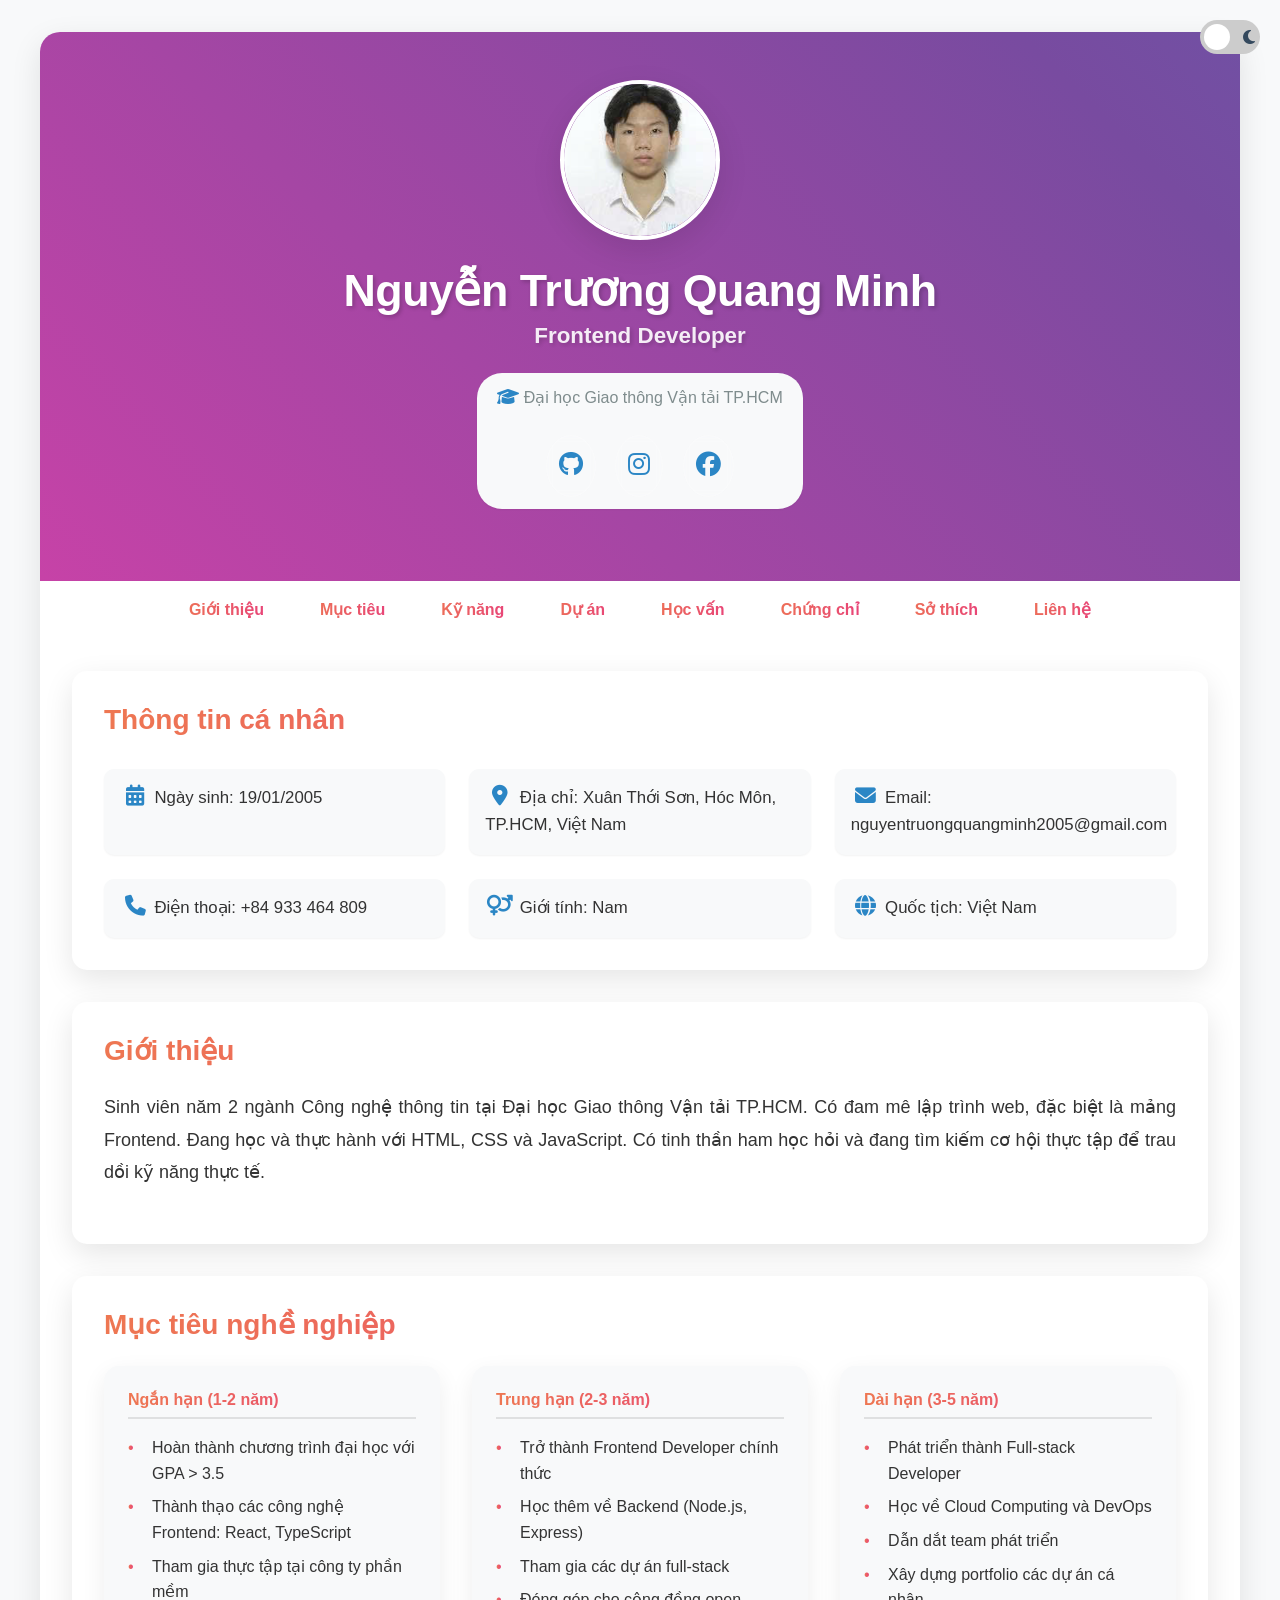
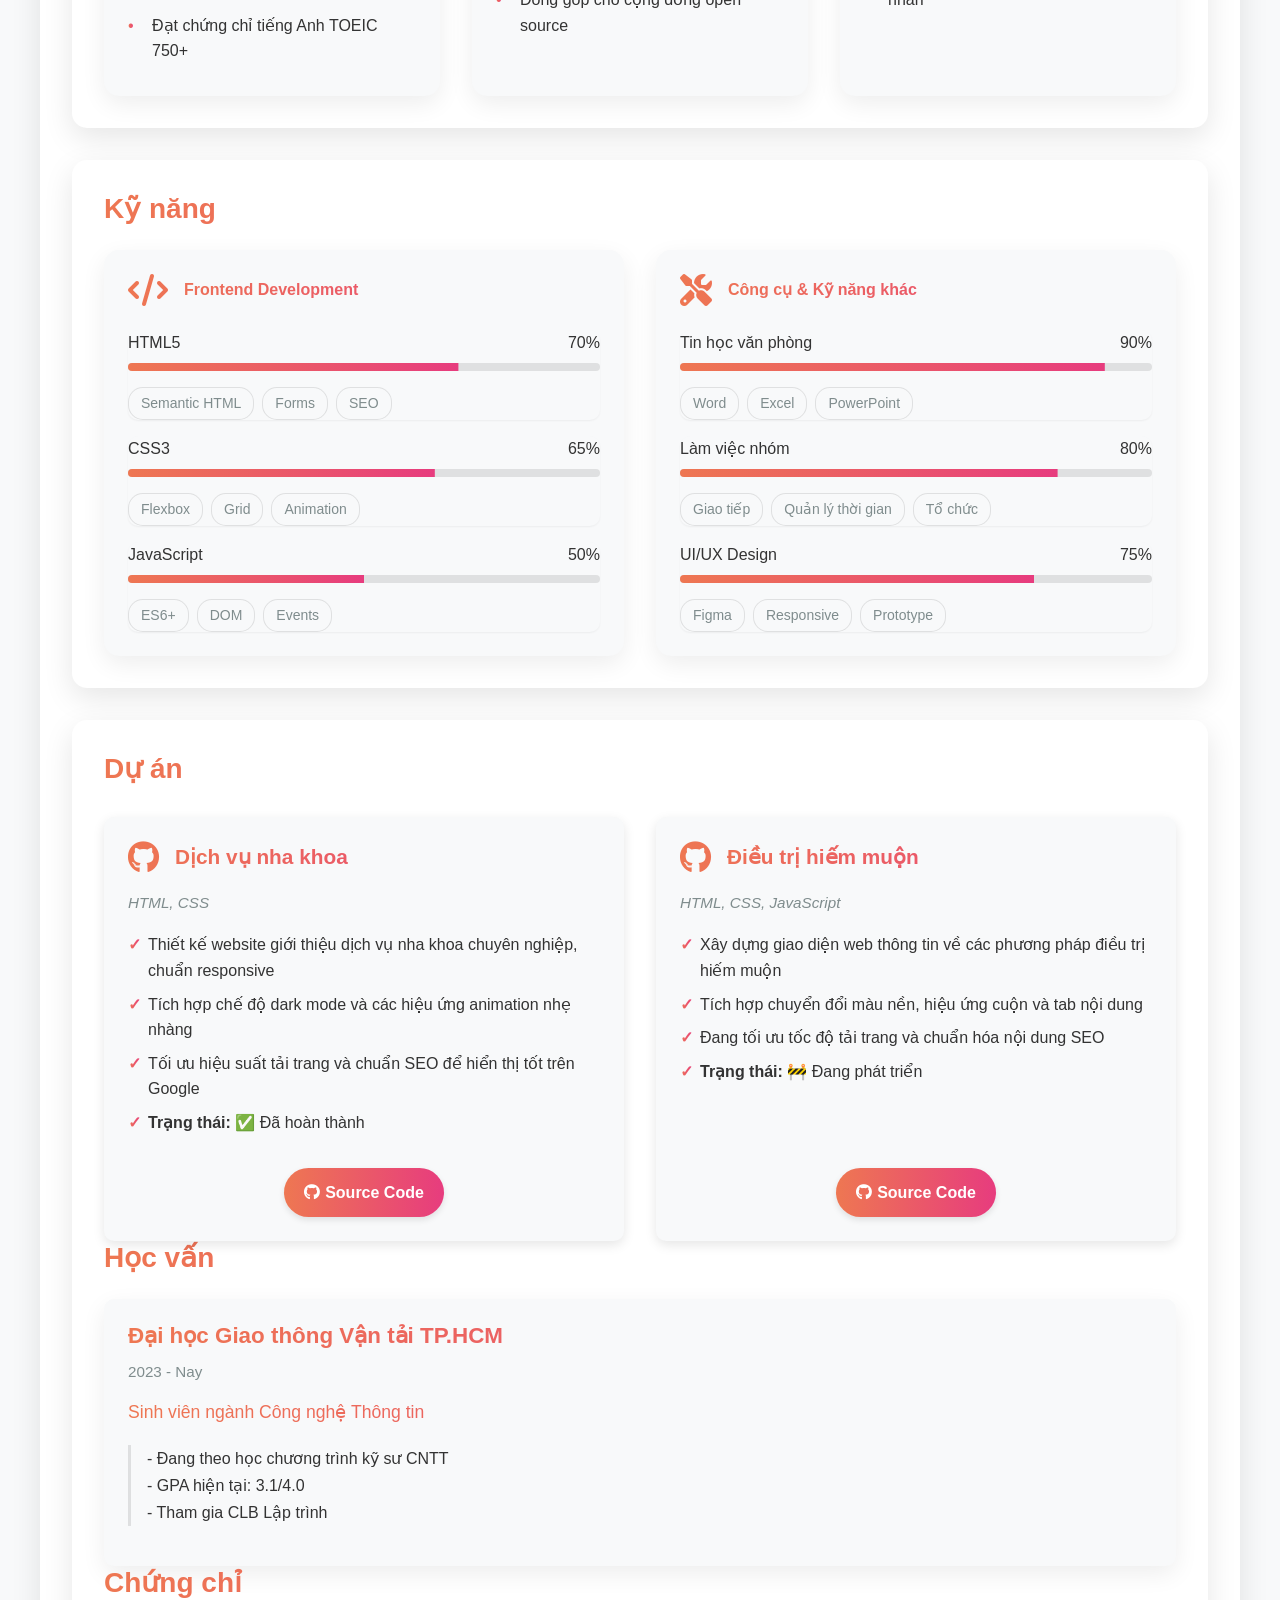
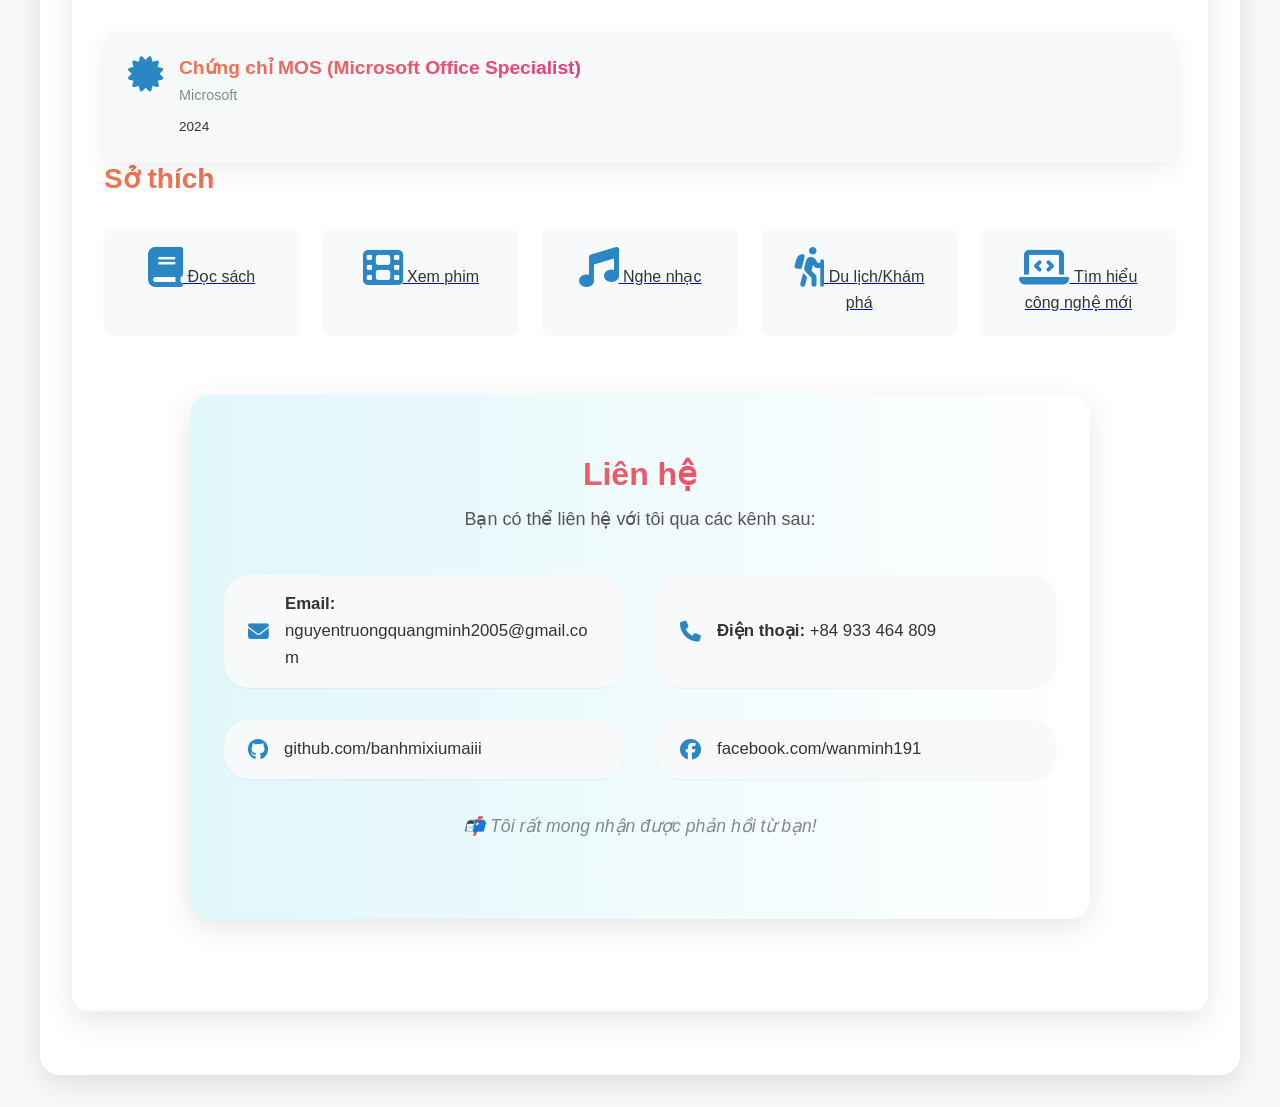
<file: index.html>
<!DOCTYPE html>
<html lang="vi">
<head>
  <meta charset="UTF-8" />
  <meta name="viewport" content="width=device-width, initial-scale=1.0" />
  <title>CV Cá Nhân - Nguyễn Trương Quang Minh</title>
  <link rel="stylesheet" href="styles.css">
  <link rel="stylesheet" href="https://cdnjs.cloudflare.com/ajax/libs/font-awesome/6.4.0/css/all.min.css">
</head>
<body>
  <div class="theme-switch-wrapper">
    <label class="theme-switch" for="checkbox">
      <input type="checkbox" id="checkbox" />
      <div class="slider round">
        <i class="fas fa-sun"></i>
        <i class="fas fa-moon"></i>
      </div>
    </label>
  </div>

  <div class="container">
    <section class="banner">
      <div class="profile-container">
        <div class="profile-pic">
          <img src="avatar.jpg" alt="Ảnh đại diện">
        </div>
        <div class="profile-text">
          <h1>Nguyễn Trương Quang Minh</h1>
          <h2>Frontend Developer</h2>
        </div>
        <div class="about-item">
            <i class="fas fa-graduation-cap"></i>
            <span>Đại học Giao thông Vận tải TP.HCM</span>
      
      <div class="social-links">
        <a href="https://github.com/banhmixiumaiii" class="social-icon" title="GitHub" target="_blank">
          <i class="fab fa-github"></i>
        </a>
        <a href="https://www.instagram.com/ntqminh_qo/" class="social-icon" title="Facebook" target="_blank">
          <i class="fab fa-instagram"></i>
        </a>
        <a href="https://www.facebook.com/wanminh191" class="social-icon" title="Instagram" target="_blank">
          <i class="fab fa-facebook"></i>
        </a>
      </div>
    </section>

    
    
    <nav class="navbar">
      <div class="nav-container">
        <ul class="nav-links">
          <li><a href="#about">Giới thiệu</a></li>
          <li><a href="#career-goals">Mục tiêu</a></li>
          <li><a href="#skills">Kỹ năng</a></li>
          <li><a href="#projects">Dự án</a></li>
          <li><a href="#education">Học vấn</a></li>
          <li><a href="#certificates">Chứng chỉ</a></li>
          <li><a href="#interests">Sở thích</a></li>
          <li><a href="#contact">Liên hệ</a></li>
        </ul>
      </div>
    </nav>
<section id="personal-info" class="personal-info-section">
      <h3>Thông tin cá nhân</h3>
      <div class="info-grid">
        <div class="info-item">
          <i class="fas fa-calendar-alt"></i>
          <span>Ngày sinh: 19/01/2005</span> </div>
        <div class="info-item">
          <i class="fas fa-map-marker-alt"></i>
          <span>Địa chỉ: Xuân Thới Sơn, Hóc Môn, TP.HCM, Việt Nam</span> </div>
        <div class="info-item">
          <i class="fas fa-envelope"></i>
          <span>Email: nguyentruongquangminh2005@gmail.com</span>
        </div>
        <div class="info-item">
          <i class="fas fa-phone"></i>
          <span>Điện thoại: +84 933 464 809</span>
        </div>
        <div class="info-item">
          <i class="fas fa-venus-mars"></i>
          <span>Giới tính: Nam</span> 
        </div>
        <div class="info-item">
          <i class="fas fa-globe"></i>
          <span>Quốc tịch: Việt Nam</span> 
        </div>
      </div>
    </section>
    <div class="main-content">
      <section id="about" class="about">
        <h3>Giới thiệu</h3>
        <p>Sinh viên năm 2 ngành Công nghệ thông tin tại Đại học Giao thông Vận tải TP.HCM. Có đam mê lập trình web, đặc biệt là mảng Frontend. Đang học và thực hành với HTML, CSS và JavaScript. Có tinh thần ham học hỏi và đang tìm kiếm cơ hội thực tập để trau dồi kỹ năng thực tế.</p>
        <div class="about-details"> </div>
      </section>

      <section id="career-goals" class="career-goals">
        <h3>Mục tiêu nghề nghiệp</h3>
        <div class="goals-container">
          <div class="goal-item">
            <h4>Ngắn hạn (1-2 năm)</h4>
            <ul>
              <li>Hoàn thành chương trình đại học với GPA > 3.5</li>
              <li>Thành thạo các công nghệ Frontend: React, TypeScript</li>
              <li>Tham gia thực tập tại công ty phần mềm</li>
              <li>Đạt chứng chỉ tiếng Anh TOEIC 750+</li>
            </ul>
          </div>
          <div class="goal-item">
            <h4>Trung hạn (2-3 năm)</h4>
            <ul>
              <li>Trở thành Frontend Developer chính thức</li>
              <li>Học thêm về Backend (Node.js, Express)</li>
              <li>Tham gia các dự án full-stack</li>
              <li>Đóng góp cho cộng đồng open source</li>
            </ul>
          </div>
          <div class="goal-item">
            <h4>Dài hạn (3-5 năm)</h4>
            <ul>
              <li>Phát triển thành Full-stack Developer</li>
              <li>Học về Cloud Computing và DevOps</li>
              <li>Dẫn dắt team phát triển</li>
              <li>Xây dựng portfolio các dự án cá nhân</li>
            </ul>
          </div>
        </div>
      </section>

      <section id="skills" class="skills">
        <h3>Kỹ năng</h3>
        <div class="skills-grid">
          <div class="skill-category">
            <div class="skill-category-header">
              <i class="fas fa-code"></i>
              <h4>Frontend Development</h4>
            </div>
            <div class="skill-items">
              <div class="skill-item" data-level="70">
                <div class="skill-info">
                  <span class="skill-name">HTML5</span>
                  <span class="skill-percentage">70%</span>
                </div>
                <div class="skill-bar">
                  <div class="skill-level">
                    <div class="skill-progress"></div>
                  </div>
                </div>
                <div class="skill-detail">
                  <div class="skill-tags">
                    <span>Semantic HTML</span>
                    <span>Forms</span>
                    <span>SEO</span>
                  </div>
                </div>
              </div>

              <div class="skill-item" data-level="65">
                <div class="skill-info">
                  <span class="skill-name">CSS3</span>
                  <span class="skill-percentage">65%</span>
                </div>
                <div class="skill-bar">
                  <div class="skill-level">
                    <div class="skill-progress"></div>
                  </div>
                </div>
                <div class="skill-detail">
                  <div class="skill-tags">
                    <span>Flexbox</span>
                    <span>Grid</span>
                    <span>Animation</span>
                  </div>
                </div>
              </div>

              <div class="skill-item" data-level="50">
                <div class="skill-info">
                  <span class="skill-name">JavaScript</span>
                  <span class="skill-percentage">50%</span>
                </div>
                <div class="skill-bar">
                  <div class="skill-level">
                    <div class="skill-progress"></div>
                  </div>
                </div>
                <div class="skill-detail">
                  <div class="skill-tags">
                    <span>ES6+</span>
                    <span>DOM</span>
                    <span>Events</span>
                  </div>
                </div>
              </div>
            </div>
          </div>

          <div class="skill-category">
            <div class="skill-category-header">
              <i class="fas fa-tools"></i>
              <h4>Công cụ & Kỹ năng khác</h4>
            </div>
            <div class="skill-items">
              <div class="skill-item" data-level="90">
                <div class="skill-info">
                  <span class="skill-name">Tin học văn phòng</span>
                  <span class="skill-percentage">90%</span>
                </div>
                <div class="skill-bar">
                  <div class="skill-level">
                    <div class="skill-progress"></div>
                  </div>
                </div>
                <div class="skill-detail">
                  <div class="skill-tags">
                    <span>Word</span>
                    <span>Excel</span>
                    <span>PowerPoint</span>
                  </div>
                </div>
              </div>

              <div class="skill-item" data-level="80">
                <div class="skill-info">
                  <span class="skill-name">Làm việc nhóm</span>
                  <span class="skill-percentage">80%</span>
                </div>
                <div class="skill-bar">
                  <div class="skill-level">
                    <div class="skill-progress"></div>
                  </div>
                </div>
                <div class="skill-detail">
                  <div class="skill-tags">
                    <span>Giao tiếp</span>
                    <span>Quản lý thời gian</span>
                    <span>Tổ chức</span>
                  </div>
                </div>
              </div>

              <div class="skill-item" data-level="75">
                <div class="skill-info">
                  <span class="skill-name">UI/UX Design</span>
                  <span class="skill-percentage">75%</span>
                </div>
                <div class="skill-bar">
                  <div class="skill-level">
                    <div class="skill-progress"></div>
                  </div>
                </div>
                <div class="skill-detail">
                  <div class="skill-tags">
                    <span>Figma</span>
                    <span>Responsive</span>
                    <span>Prototype</span>
                  </div>
                </div>
              </div>
            </div>
          </div>
        </div>
      </section>

      <section id="projects" class="projects">
  <h3>Dự án</h3>
<div class="projects-grid">
  <div class="project-item">
    <div class="project-header">
      <i class="fab fa-github"></i>
      <h4>Dịch vụ nha khoa</h4>
    </div>
    <p class="project-tech">HTML, CSS</p>
    <ul>
      <li>Thiết kế website giới thiệu dịch vụ nha khoa chuyên nghiệp, chuẩn responsive</li>
      <li>Tích hợp chế độ dark mode và các hiệu ứng animation nhẹ nhàng</li>
      <li>Tối ưu hiệu suất tải trang và chuẩn SEO để hiển thị tốt trên Google</li>
      <li><strong>Trạng thái:</strong> ✅ Đã hoàn thành</li>
    </ul>
    <div class="project-links">
      <a href="https://github.com/DangPhatDat/CNPM_Nhom_6/tree/master" class="project-link" target="_blank">
        <i class="fab fa-github"></i> Source Code
      </a>
    </div>
  </div>

  <div class="project-item">
    <div class="project-header">
      <i class="fab fa-github"></i>
      <h4>Điều trị hiếm muộn</h4>
    </div>
    <p class="project-tech">HTML, CSS, JavaScript</p>
    <ul>
      <li>Xây dựng giao diện web thông tin về các phương pháp điều trị hiếm muộn</li>
      <li>Tích hợp chuyển đổi màu nền, hiệu ứng cuộn và tab nội dung</li>
      <li>Đang tối ưu tốc độ tải trang và chuẩn hóa nội dung SEO</li>
      <li><strong>Trạng thái:</strong> 🚧 Đang phát triển</li>
    </ul>
    <div class="project-links">
      <a href="https://github.com/vzn3114/B-i-T-p-L-n-L-p-tr-nh-Java" class="project-link" target="_blank">
        <i class="fab fa-github"></i> Source Code
      </a>
    </div>
  </div>
</div>



      <section id="education" class="education">
        <h3>Học vấn</h3>
        <div class="education-item">
          <h4>Đại học Giao thông Vận tải TP.HCM</h4>
          <p class="education-period">2023 - Nay</p>
          <p class="education-degree">Sinh viên ngành Công nghệ Thông tin</p>
          <p class="education-description">
            - Đang theo học chương trình kỹ sư CNTT<br>
            - GPA hiện tại: 3.1/4.0<br>
            - Tham gia CLB Lập trình
          </p>
        </div>
      </section>

      <section id="certificates" class="certificates">
        <h3>Chứng chỉ</h3>
        <div class="certificates-grid">
          <div class="certificate-item">
            <i class="fas fa-certificate"></i>
            <div class="certificate-content">
              <h4>Chứng chỉ MOS (Microsoft Office Specialist)</h4>
              <p>Microsoft</p>
              <span>2024</span>
            </div>
          </div>
        </div>
      </section>

      <section id="interests" class="interests">
  <h3>Sở thích</h3>
  <div class="interests-grid">
    
    <div class="interest-item">
      <a href="https://www.fahasa.com/blog/review-sach-manifest-7-buoc-de-thay-doi-cuoc-doi-ban-mai-mai-cac-buoc-de-bien-giac-mo-thanh-hien-thuc/?srsltid=AfmBOorF-f1zf8LQD06oQ67s79y_mEOcrmYadYov9zBxVFK32A7rm-mY" target="_blank">
        <i class="fas fa-book"></i>
        <span>Đọc sách</span>
      </a>
    </div>
    <div class="interest-item">
      <a href="https://www.netflix.com/watch/82031220?trackId=268410292" target="_blank">
        <i class="fas fa-film"></i>
        <span>Xem phim</span>
      </a>
    </div>
    <div class="interest-item">
      <a href="https://www.youtube.com/watch?v=xPXgebIDE6M&list=RDfiNwfN_oMec&index=7" target="_blank">
        <i class="fas fa-music"></i>
        <span>Nghe nhạc</span>
      </a>
    </div>
    <div class="interest-item">
      <a href="https://www.tiktok.com/@nameislili/video/7324402762559638786?q=view%20dep&t=1749993626903" target="_blank">
        <i class="fas fa-hiking"></i>
        <span>Du lịch/Khám phá</span>
      </a>
    </div>
    <div class="interest-item">
      <a href="https://genk.vn/" target="_blank">
        <i class="fas fa-laptop-code"></i>
        <span>Tìm hiểu công nghệ mới</span>
      </a>
    </div>
  </div>
</section>


      <section id="contact" class="contact">
  <h3>Liên hệ</h3>
  <p class="contact-intro">Bạn có thể liên hệ với tôi qua các kênh sau:</p>
  <div class="contact-methods">
    <div class="contact-method-item">
      <i class="fas fa-envelope"></i>
      <span><strong>Email:</strong> nguyentruongquangminh2005@gmail.com</span>
    </div>
    <div class="contact-method-item">
      <i class="fas fa-phone"></i>
      <span><strong>Điện thoại:</strong> +84 933 464 809</span>
    </div>
    <div class="contact-method-item">
      <i class="fab fa-github"></i>
      <a href="https://github.com/banhmixiumaiii" target="_blank">github.com/banhmixiumaiii</a>
    </div>
    <div class="contact-method-item">
      <i class="fab fa-facebook"></i>
      <a href="https://www.facebook.com/wanminh191" target="_blank">facebook.com/wanminh191</a>
    </div>
  </div>
  <p class="call-to-action">📬 Tôi rất mong nhận được phản hồi từ bạn!</p>
</section>

  <script src="script.js"></script>
</body>
</html>
</file>
<file: styles.css>
:root {
    --gradient-1: linear-gradient(45deg, #FF3CAC, #784BA0, #2B86C5);
    --super-gradient: linear-gradient(90deg, #ee7752, #e73c7e, #23a6d5, #23d5ab);
    --super-gradient-size: 300% 300%;

    --primary-color-fallback: #FF3CAC;
    --secondary-color-fallback: #2B86C5;
    --text-color: #333;
    --text-light: #7f8c8d;
    --bg-light: #f8f9fa;
    --bg-section: white;
    --bg-card: #f8f9fa;
    --border-color: rgba(0, 0, 0, 0.1);
    --link-color-fallback: #2B86C5;

    --shadow-base: 0 10px 30px rgba(0, 0, 0, 0.1);
    --shadow-hover: 0 15px 40px rgba(0, 0, 0, 0.15);
    --shadow-item: rgba(0, 0, 0, 0.05) 0px 1px 2px 0px;
    --shadow-item-hover: rgba(0, 0, 0, 0.1) 0px 5px 15px;

    --spacing: 16px;
    --navbar-bg: rgba(255, 255, 255, 0.95);
    --navbar-border: 1px solid rgba(255, 255, 255, 0.2);

    --transition-fast: all 0.2s ease;
    --transition-base: all 0.3s ease;
    --transition-slow: all 0.5s ease;
}

[data-theme="dark"] {
    --gradient-1: linear-gradient(45deg, #00e6d4, #00c4b6, #00a29e);
    --super-gradient: linear-gradient(90deg, #4CAF50, #8BC34A, #CDDC39, #FFEB3B);
    --primary-color-fallback: #00e6d4;
    --secondary-color-fallback: #00e6d4;
    --text-color: #e0e0e0;
    --text-light: #b0b0b0;
    --bg-light: #1a1a1a;
    --bg-section: #2d2d2d;
    --bg-card: #333333;
    --border-color: rgba(255, 255, 255, 0.1);
    --shadow-base: 0 10px 30px rgba(0, 0, 0, 0.5);
    --shadow-hover: 0 15px 40px rgba(0, 0, 0, 0.4);
    --shadow-item: rgba(255, 255, 255, 0.05) 0px 1px 2px 0px;
    --shadow-item-hover: rgba(255, 255, 255, 0.1) 0px 5px 15px;
    --navbar-bg: rgba(26, 26, 26, 0.95);
    --navbar-border: 1px solid rgba(255, 255, 255, 0.1);
    --link-color-fallback: #00e6d4;
}

* {
    margin: 0;
    padding: 0;
    box-sizing: border-box;
    font-family: 'Inter', 'Segoe UI', sans-serif;
}

body {
    background-color: var(--bg-light);
    color: var(--text-color);
    line-height: 1.6;
    font-size: 16px;
    transition: var(--transition-base);
}

h1, h2, h3, h4, h5, h6 {
    font-weight: 600;
    line-height: 1.2;
    transition: var(--transition-base);
}

h1, .main-content > section h3, .personal-info-section h3,
.skill-category-header, .goal-item h4, .project-header,
.education-item h4, .certificate-content h4, .navbar .nav-links a {
    color: var(--primary-color-fallback);
    background: var(--super-gradient);
    background-size: var(--super-gradient-size);
    -webkit-background-clip: text;
    -webkit-text-fill-color: transparent;
    animation: gradient 15s ease infinite;
}

h2, .education-degree {
    color: var(--secondary-color-fallback);
    background: var(--super-gradient);
    background-size: var(--super-gradient-size);
    -webkit-background-clip: text;
    -webkit-text-fill-color: transparent;
    animation: gradient 15s ease infinite reverse;
}


h1 { font-size: 3.5rem; letter-spacing: -0.5px; }
h2 { font-size: 2rem; }
h3 { font-size: 1.75rem; margin-bottom: calc(var(--spacing) * 1.5); }
p { font-size: 1.125rem; line-height: 1.8; margin-bottom: var(--spacing); }

.container {
    max-width: 1200px;
    margin: 2rem auto;
    background-color: var(--bg-section);
    box-shadow: var(--shadow-base);
    border-radius: 20px;
    padding: calc(var(--spacing) * 2);
    transition: var(--transition-base);
}

@keyframes gradient {
    0%, 100% { background-position: 0% 50%; }
    50% { background-position: 100% 50%; }
}

@keyframes float {
    0%, 100% { transform: translateY(0px); }
    50% { transform: translateY(-10px); }
}

.banner {
    background: var(--gradient-1);
    background-size: 300% 300%;
    animation: gradient 15s ease infinite;
    padding: calc(var(--spacing) * 3) calc(var(--spacing) * 2);
    border-radius: 20px 20px 0 0;
    margin: -2rem -2rem 0;
    color: white;
    position: relative;
    overflow: hidden;
    text-align: center;
}

.profile-container {
    position: relative;
    z-index: 1;
    display: flex;
    flex-direction: column;
    align-items: center;
    justify-content: center;
    gap: calc(var(--spacing) * 1.5);
    margin-bottom: calc(var(--spacing) * 1.5);
}

.profile-pic {
    width: 160px;
    height: 160px;
    border-radius: 50%;
    overflow: hidden;
    border: 4px solid white;
    box-shadow: var(--shadow-base);
    animation: float 3s ease-in-out infinite;
}

.profile-pic img {
    width: 100%;
    height: 100%;
    object-fit: cover;
}

.profile-text h1,
.profile-text h2 {
    color: white;
    background: none;
    -webkit-background-clip: unset;
    -webkit-text-fill-color: unset;
    animation: none;
    text-shadow: 2px 2px 4px rgba(0, 0, 0, 0.2);
}

.profile-text h1 {
    font-size: 2.8rem;
    font-weight: 800;
    margin-bottom: 0.3rem;
}

.profile-text h2 {
    font-size: 1.4rem;
    font-weight: 600;
    opacity: 0.9;
}

.contact {
  background: linear-gradient(to right, #e0f7fa, #ffffff);
  padding: 60px 20px;
  border-radius: 20px;
  box-shadow: 0 8px 30px rgba(0, 0, 0, 0.1);
  max-width: 900px;
  margin: 60px auto;
  text-align: center;
  font-family: 'Segoe UI', sans-serif;
}

.contact h3 {
  font-size: 32px;
  color: #0077b6;
  margin-bottom: 10px;
}

.contact-intro {
  font-size: 18px;
  color: #555;
  margin-bottom: 40px;
}

.contact-methods {
  display: grid;
  grid-template-columns: repeat(auto-fit, minmax(320px, 1fr));
  gap: 25px;
  justify-items: center;
  padding: 0 10px;
}

.contact-method-item {
  background-color: #ffffff;
  padding: 20px;
  border-radius: 16px;
  display: flex;
  align-items: center;
  gap: 16px;
  box-shadow: 0 4px 20px rgba(0, 0, 0, 0.05);
  width: 100%;
  max-width: 400px;
  transition: transform 0.3s ease, box-shadow 0.3s ease;
}

.contact-method-item:hover {
  transform: translateY(-5px);
  box-shadow: 0 8px 30px rgba(0, 0, 0, 0.15);
}

.icon-circle {
  background-color: #0d6efd;
  color: #fff;
  width: 48px;
  height: 48px;
  border-radius: 50%;
  display: flex;
  align-items: center;
  justify-content: center;
  font-size: 20px;
  flex-shrink: 0;
}

.contact-method-item span,
.contact-method-item a {
  font-size: 16px;
  color: #333;
  text-align: left;
  text-decoration: none;
  word-break: break-word;
}

.contact-method-item a:hover {
  color: #0d6efd;
  text-decoration: underline;
}

.call-to-action {
  margin-top: 40px;
  font-size: 18px;
  color: #444;
  font-style: italic;
}

.social-links {
    display: flex;
    justify-content: center;
    gap: calc(var(--spacing) * 1.2);
    margin-top: calc(var(--spacing) * 1.5);
}

.social-icon {
    color: white;
    font-size: 1.4rem;
    padding: 12px;
    border-radius: 50%;
    background: rgba(255,255,255,0.1);
    backdrop-filter: blur(5px);
    border: 1px solid rgba(255,255,255,0.2);
    transition: var(--transition-base);
}

.social-icon:hover {
    transform: translateY(-5px) scale(1.1);
    background: var(--super-gradient);
    background-size: var(--super-gradient-size);
    animation: gradient 15s ease infinite;
    -webkit-background-clip: border-box;
    -webkit-text-fill-color: initial;
    color: white;
    box-shadow: 0 0 15px rgba(255,255,255,0.5);
}


.main-content > section, .personal-info-section {
    padding: calc(var(--spacing) * 2);
    background-color: var(--bg-section);
    box-shadow: var(--shadow-base);
    border-radius: 15px;
    margin-bottom: calc(var(--spacing) * 2);
    transition: var(--transition-base);
}

.main-content > section:hover, .personal-info-section:hover {
    transform: translateY(-5px);
    box-shadow: var(--shadow-hover);
}

.main-content > section h3::after .personal-info-section h3::after {
    content: '';
    position: absolute;
    bottom: 0;
    left: 50%;
    transform: translateX(-50%);
    width: 60px;
    height: 3px;
    background: var(--super-gradient);
    background-size: var(--super-gradient-size);
    animation: gradient 15s ease infinite;
    border-radius: 3px;
}

.info-item, .about-item, .skill-item, .interest-item, .contact-method-item,
.project-item, .education-item, .certificate-item {
    background-color: var(--bg-card);
    border-radius: 10px;
    box-shadow: var(--shadow-item);
    transition: var(--transition-base);
}

.info-item:hover, .about-item:hover, .skill-item:hover, .interest-item:hover, .contact-method-item:hover,
.project-item:hover, .education-item:hover, .certificate-item:hover {
    transform: translateY(-3px);
    box-shadow: var(--shadow-item-hover);
}

.info-item i, .about-item i, .skill-category-header i, .certificate-item i, .interest-item i, .contact-method-item i, .project-header i {
    color: var(--secondary-color-fallback);
}


.personal-info-section {
    margin-top: calc(var(--spacing) * 2);
    margin-bottom: calc(var(--spacing) * 2);
}
.info-grid {
    display: grid;
    grid-template-columns: repeat(auto-fit, minmax(280px, 1fr));
    gap: calc(var(--spacing) * 1.5);
    justify-content: center;
    margin-top: calc(var(--spacing) * 2);
}
.info-item {
    padding: var(--spacing);
}
.info-item i { font-size: 1.3em; min-width: 30px; text-align: center; }
.info-item span { color: var(--text-color); font-size: 1.05em; }


.navbar {
    position: sticky;
    top: 0;
    background: var(--navbar-bg);
    backdrop-filter: blur(10px);
    margin: 0 -2rem;
    padding: 1rem 2rem;
    border-bottom: var(--navbar-border);
    z-index: 1000;
    transition: var(--transition-base);
}
.nav-container { max-width: 1200px; margin: 0 auto; }
.nav-links {
    display: flex;
    justify-content: center;
    flex-wrap: wrap;
    gap: calc(var(--spacing) * 1.5);
    list-style: none;
}
.nav-links a {
    text-decoration: none;
    font-weight: 600;
    padding: 0.5rem 1rem;
    border-radius: 20px;
    transition: var(--transition-base);
}
.nav-links a:hover {
    background: var(--super-gradient);
    background-size: var(--super-gradient-size);
    animation: gradient 15s ease infinite;
    color: white;
    -webkit-background-clip: border-box;
    -webkit-text-fill-color: initial;
}

.about p { text-align: justify; }
.about-details {
    display: flex;
    flex-wrap: wrap;
    justify-content: center;
    gap: calc(var(--spacing) * 2);
    margin-top: calc(var(--spacing) * 1.5);
}
.about-item {
    font-size: 1em;
    color: var(--text-light);
    padding: calc(var(--spacing) * 0.75) calc(var(--spacing) * 1.25);
    border-radius: 25px;
}
.about-item i { font-size: 1.1em; }


.skills-grid {
    display: grid;
    grid-template-columns: repeat(auto-fit, minmax(300px, 1fr));
    gap: calc(var(--spacing) * 2);
}
.skill-category {
    background: var(--bg-card);
    padding: calc(var(--spacing) * 1.5);
    border-radius: 15px;
    box-shadow: rgba(0, 0, 0, 0.07) 0px 8px 24px;
}

.skill-category-header {
    display: flex;
    align-items: center;
    gap: var(--spacing);
    margin-bottom: calc(var(--spacing) * 1.5);
}
.skill-category-header i { font-size: 2rem; }
.skill-items {
    display: flex;
    flex-direction: column;
    gap: var(--spacing);
}
.skill-item:hover { transform: translateX(5px); }
.skill-info {
    display: flex;
    justify-content: space-between;
    margin-bottom: calc(var(--spacing) * 0.5);
    font-weight: 500;
    color: var(--text-color);
}
.skill-bar {
    height: 8px;
    background: var(--border-color);
    border-radius: 4px;
    overflow: hidden;
}
.skill-level {
    height: 100%;
    background: var(--super-gradient);
    background-size: var(--super-gradient-size);
    animation: gradient 15s ease infinite;
    transform-origin: left;
    transition: transform 1s ease;
}
.skill-item[data-level="90"] .skill-level { transform: scaleX(0.9); }
.skill-item[data-level="80"] .skill-level { transform: scaleX(0.8); }
.skill-item[data-level="75"] .skill-level { transform: scaleX(0.75); }
.skill-item[data-level="70"] .skill-level { transform: scaleX(0.7); }
.skill-item[data-level="65"] .skill-level { transform: scaleX(0.65); }
.skill-item[data-level="50"] .skill-level { transform: scaleX(0.5); }
.skill-tags {
    display: flex;
    flex-wrap: wrap;
    gap: calc(var(--spacing) * 0.5);
    margin-top: var(--spacing);
}
.skill-tags span {
    background: var(--bg-card);
    padding: 0.25rem 0.75rem;
    border-radius: 15px;
    font-size: 0.875rem;
    color: var(--text-light);
    border: 1px solid var(--border-color);
}

.goals-container {
    display: grid;
    grid-template-columns: repeat(auto-fit, minmax(250px, 1fr));
    gap: calc(var(--spacing) * 2);
}
.goal-item {
    background: var(--bg-card);
    padding: calc(var(--spacing) * 1.5);
    border-radius: 15px;
    box-shadow: rgba(0, 0, 0, 0.07) 0px 8px 24px;
}
.goal-item h4 {
    margin-bottom: var(--spacing);
    padding-bottom: calc(var(--spacing) * 0.5);
    border-bottom: 2px solid var(--border-color);
}
.goal-item ul { list-style: none; }
.goal-item li {
    margin-bottom: calc(var(--spacing) * 0.5);
    padding-left: calc(var(--spacing) * 1.5);
    position: relative;
    color: var(--text-color);
}
.goal-item li::before {
    content: '•';
    position: absolute;
    left: 0;
    color: var(--primary-color-fallback);
    background: var(--super-gradient);
    background-size: var(--super-gradient-size);
    -webkit-background-clip: text;
    -webkit-text-fill-color: transparent;
    animation: gradient 15s ease infinite reverse;
}

.projects-grid {
    display: grid;
    grid-template-columns: repeat(auto-fit, minmax(300px, 1fr));
    gap: calc(var(--spacing) * 2);
    margin-top: calc(var(--spacing) * 2);
}
.project-item {
    padding: calc(var(--spacing) * 1.5);
    box-shadow: rgba(0, 0, 0, 0.1) 0px 4px 12px;
    display: flex;
    flex-direction: column;
}
.project-item:hover {
    transform: translateY(-7px);
    box-shadow: var(--shadow-hover);
}
.project-header {
    display: flex;
    align-items: center;
    gap: var(--spacing);
    margin-bottom: var(--spacing);
}
.project-header i { font-size: 2em; }
.project-header h4 { margin: 0; font-size: 1.3em; }
.project-tech {
    font-style: italic;
    color: var(--text-light);
    margin-bottom: var(--spacing);
    font-size: 0.95em;
}
.project-item ul {
    list-style: none;
    margin-bottom: calc(var(--spacing) * 1.5);
    flex-grow: 1;
}
.project-item li {
    margin-bottom: calc(var(--spacing) * 0.5);
    padding-left: calc(var(--spacing) * 1.25);
    position: relative;
    color: var(--text-color);
}
.project-item li::before {
    content: '✓';
    position: absolute;
    left: 0;
    color: var(--primary-color-fallback);
    background: var(--super-gradient);
    background-size: var(--super-gradient-size);
    -webkit-background-clip: text;
    -webkit-text-fill-color: transparent;
    animation: gradient 15s ease infinite;
    font-weight: bold;
}
.project-links {
    display: flex;
    flex-wrap: wrap;
    gap: var(--spacing);
    margin-top: auto;
    justify-content: center;
}
.project-link {
    display: flex;
    align-items: center;
    gap: 5px;
    background-color: var(--primary-color-fallback);
    background: var(--super-gradient);
    background-size: var(--super-gradient-size);
    animation: gradient 15s ease infinite;
    color: white;
    padding: 0.75rem 1.25rem;
    border-radius: 25px;
    text-decoration: none;
    font-weight: 600;
    transition: var(--transition-base);
    box-shadow: rgba(0, 0, 0, 0.1) 0px 3px 6px;
}
.project-link:hover {
    background-color: var(--secondary-color-fallback);
    background: var(--super-gradient);
    background-size: var(--super-gradient-size);
    animation: gradient 15s ease infinite reverse;
    transform: translateY(-2px);
    box-shadow: rgba(0, 0, 0, 0.2) 0px 5px 10px;
}
.project-link i { color: white; }

.education-item {
    padding: calc(var(--spacing) * 1.5);
    box-shadow: rgba(0, 0, 0, 0.07) 0px 8px 24px;
    margin-bottom: calc(var(--spacing) * 1.5);
}
.education-item:last-child { margin-bottom: 0; }
.education-item h4 {
    margin-bottom: calc(var(--spacing) * 0.5);
    font-size: 1.4em;
}
.education-period {
    font-weight: 500;
    color: var(--text-light);
    margin-bottom: calc(var(--spacing) * 0.75);
    font-size: 0.95em;
}
.education-degree {
    margin-bottom: var(--spacing);
    font-size: 1.1em;
}
.education-description {
    color: var(--text-color);
    font-size: 1em;
    line-height: 1.7;
    padding-left: var(--spacing);
    border-left: 3px solid var(--border-color);
}
.education-description br { line-height: 1; margin: 0; }

.certificates-grid {
    display: grid;
    grid-template-columns: repeat(auto-fit, minmax(280px, 1fr));
    gap: calc(var(--spacing) * 2);
    margin-top: calc(var(--spacing) * 2);
}
.certificate-item {
    padding: calc(var(--spacing) * 1.5);
    box-shadow: rgba(0, 0, 0, 0.07) 0px 8px 24px;
    display: flex;
    align-items: flex-start;
    gap: var(--spacing);
}
.certificate-item i { font-size: 2.2em; flex-shrink: 0; }
.certificate-content h4 {
    margin-bottom: calc(var(--spacing) * 0.25);
    font-size: 1.2em;
}
.certificate-content p {
    color: var(--text-light);
    margin-bottom: calc(var(--spacing) * 0.25);
    font-size: 0.9em;
}
.certificate-content span {
    font-weight: 500;
    color: var(--text-color);
    font-size: 0.85em;
}

.interests-grid {
    display: grid;
    grid-template-columns: repeat(auto-fit, minmax(150px, 1fr));
    gap: calc(var(--spacing) * 1.5);
    text-align: center;
    margin-top: calc(var(--spacing) * 2);
}
.interest-item {
    padding: calc(var(--spacing) * 1.2);
    flex-direction: column;
    align-items: center;
    gap: calc(var(--spacing) * 0.75);
}
.interest-item i { font-size: 2.5em; }
.interest-item span { font-weight: 500; color: var(--text-color); font-size: 1em; 
}

.contact p { text-align: center; }
.contact-methods {
    display: flex;
    flex-wrap: wrap;
    justify-content: center;
    gap: calc(var(--spacing) * 2);
    margin-top: calc(var(--spacing) * 2);
}
.contact-method-item {
    padding: var(--spacing) calc(var(--spacing) * 1.5);
    border-radius: 25px;
}
.contact-method-item i { font-size: 1.3em; }
.contact-method-item span, .contact-method-item a {
    color: var(--text-color);
    text-decoration: none;
    font-size: 1.05em;
    transition: color 0.2s ease;
}
.contact-method-item a:hover {
    color: var(--primary-color-fallback);
    background: var(--super-gradient);
    background-size: var(--super-gradient-size);
    -webkit-background-clip: text;
    -webkit-text-fill-color: transparent;
    animation: gradient 15s ease infinite reverse;
    text-decoration: underline;
}
.call-to-action {
    font-style: italic;
    font-size: 1.1em;
    color: var(--text-light);
    margin-top: calc(var(--spacing) * 2);
}

.theme-switch-wrapper {
    position: fixed;
    top: 20px;
    right: 20px;
    z-index: 1001;
}

.theme-switch {
    display: inline-block;
    position: relative;
    width: 60px;
    height: 34px;
}

.theme-switch input {
    opacity: 0;
    width: 0;
    height: 0;
}

.slider {
    position: absolute;
    cursor: pointer;
    top: 0;
    left: 0;
    right: 0;
    bottom: 0;
    background-color: #ccc;
    transition: var(--transition-base);
    display: flex;
    align-items: center;
    justify-content: space-between;
    padding: 0 5px;
}

.slider:before {
    position: absolute;
    content: "";
    height: 26px;
    width: 26px;
    left: 4px;
    bottom: 4px;
    background-color: white;
    transition: var(--transition-base);
}

.slider.round {
    border-radius: 34px;
}

.slider.round:before {
    border-radius: 50%;
}

input:checked + .slider {
    background-color: var(--primary-color-fallback);
    background: var(--super-gradient);
    background-size: var(--super-gradient-size);
    animation: gradient 15s ease infinite;
}

input:checked + .slider:before {
    transform: translateX(26px);
}

.slider .fa-sun {
    color: #f1c40f;
}

.slider .fa-moon {
    color: #34495e;
}

@media (max-width: 768px) {
    .container {
        margin: 1rem auto;
        padding: var(--spacing);
    }
    .banner {
        padding: calc(var(--spacing) * 1.5) var(--spacing);
        margin: -1rem -1rem 0;
    }
    .profile-text h1 { font-size: 2.2rem; }
    .profile-text h2 { font-size: 1.1rem; }

    .contact-info { gap: var(--spacing); }
    .contact-item { font-size: 0.95rem; }

    .personal-info-section {
        padding: var(--spacing);
        margin-top: var(--spacing);
        margin-bottom: var(--spacing);
    }
    .info-grid {
        grid-template-columns: 1fr;
        gap: var(--spacing);
    }
    .personal-info-section h3 { font-size: 1.5rem; }
    .info-item { font-size: 0.9em; padding: calc(var(--spacing) * 0.75); }

    .navbar { padding: 0.75rem 1rem; }
    .nav-links {
        flex-direction: column;
        gap: calc(var(--spacing) * 0.75);
        align-items: center;
    }
    .nav-links a { width: 100%; text-align: center; padding: 0.4rem 0.8rem; }

    .main-content > section { padding: calc(var(--spacing) * 1.5); }
    .main-content > section h3 { font-size: 1.5rem; margin-bottom: calc(var(--spacing) * 1.2); }

    .about p { text-align: left; }
    .about-details { flex-direction: column; gap: var(--spacing); }

    .skills-grid, .projects-grid, .certificates-grid, .goals-container, .interests-grid {
        grid-template-columns: 1fr;
        gap: calc(var(--spacing) * 1.5);
    }
    .skill-category { padding: var(--spacing); }
    .skill-category-header h4 { font-size: 1.2rem; }
    .goal-item h4 { font-size: 1.2rem; }
    .project-item { padding: var(--spacing); }
    .project-header h4 { font-size: 1.2rem; }
    .education-item { padding: var(--spacing); }
    .education-item h4 { font-size: 1.2em; }
    .education-degree { font-size: 1em; }
    .certificate-item { padding: var(--spacing); }
    .interest-item { padding: var(--spacing); }

    .theme-switch-wrapper { top: 1rem; right: 1rem; }
    .github-stats { margin-top: calc(var(--spacing) * 2); }
    .github-stats img { width: 100%; }

    .contact p { font-size: 1em; }
    .contact-methods { flex-direction: column; gap: var(--spacing); }
    .contact-method-item { font-size: 0.95em; padding: calc(var(--spacing) * 0.75); }
}

@media (max-width: 480px) {
    h1 { font-size: 2.5rem; }
    h2 { font-size: 1.5rem; }
    h3 { font-size: 1.4rem; }
    p { font-size: 1em; }

    .profile-pic { width: 120px; height: 120px; }
    .profile-text h1 { font-size: 1.8rem; }
    .profile-text h2 { font-size: 1rem; }

    .social-links { gap: var(--spacing); }
    .social-icon { font-size: 1.2rem; padding: 10px; }

    .nav-links a { font-size: 0.9em; }

    .skill-category-header i { font-size: 1.8rem; }
    .skill-info { font-size: 0.9em; }
    .skill-tags span { font-size: 0.8rem; }

    .goal-item h4 { font-size: 1.1em; }
    .goal-item li { font-size: 0.95em; }

    .project-header i { font-size: 1.8em; }
    .project-header h4 { font-size: 1.1em; }
    .project-tech { font-size: 0.85em; }
    .project-item li { font-size: 0.9em; }
    .project-link { padding: 0.6rem 1rem; font-size: 0.9em; }

    .education-item h4 { font-size: 1.1em; }
    .education-period, .education-degree, .education-description { font-size: 0.9em; }

    .certificate-item i { font-size: 2em; }
    .certificate-content h4 { font-size: 1.1em; }
    .certificate-content p, .certificate-content span { font-size: 0.8em; }

    .interest-item i { font-size: 2em; }
    .interest-item span { font-size: 0.9em; }

    .call-to-action { font-size: 1em; }
    
}
</file>
